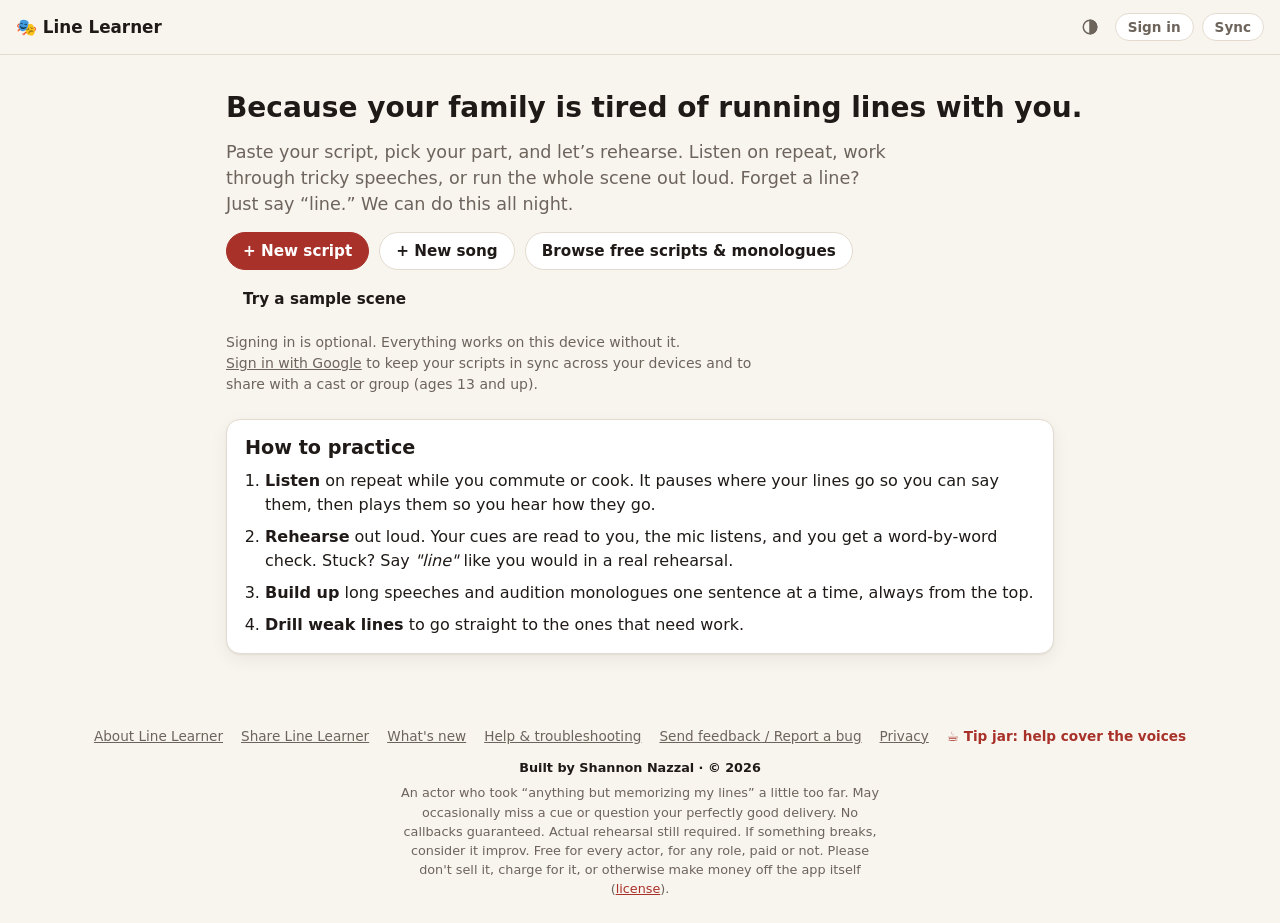
<file: index.html>
<!doctype html>
<html lang="en">
<head>
  <meta charset="utf-8">
  <meta name="viewport" content="width=device-width, initial-scale=1">
  <title>Line Learner</title>
  <link rel="icon" href="data:image/svg+xml,<svg xmlns='http://www.w3.org/2000/svg' viewBox='0 0 100 100'><text y='.9em' font-size='90'>🎭</text></svg>">
  <link rel="apple-touch-icon" href="apple-touch-icon.png">
  <meta name="apple-mobile-web-app-title" content="Line Learner">
  <link rel="manifest" href="manifest.webmanifest">
  <script>
    // Apply the saved Light/Dark choice before the page draws, so it never flashes the wrong colors.
    try { var t = localStorage.getItem('lineLearner.theme'); if (t === 'light' || t === 'dark') document.documentElement.dataset.theme = t; } catch (e) {}
  </script>
  <link rel="stylesheet" href="styles.css?v=202610212030">
</head>
<body>
  <a class="skip-link" href="#app">Skip to content</a>
  <header class="topbar">
    <button class="brand" data-action="home">🎭 Line Learner</button>
    <span id="crumb" class="crumb"></span>
    <button id="theme-btn" class="icon-btn theme-btn" data-action="theme"></button>
    <button id="group-btn" class="sync-btn" data-action="group" title="Optional: sign in with Google for groups and syncing">Sign in</button>
    <button id="sync-btn" class="sync-btn" data-action="sync-view" title="Optional: keep your scripts the same on all your devices, or download a backup">Sync</button>
  </header>
  <main id="app" tabindex="-1"></main>
  <footer class="site-footer"><span class="footer-links"><button class="link-btn" data-action="about">About Line Learner</button><button class="link-btn" data-action="share-app">Share Line Learner</button><button class="link-btn" data-action="updates">What&apos;s new</button><button class="link-btn" data-action="help">Help &amp; troubleshooting</button><button class="link-btn" data-action="feedback">Send feedback / Report a bug</button><button class="link-btn" data-action="privacy">Privacy</button><a class="tip-link" href="https://venmo.com/u/shannonnazzal" target="_blank" rel="noopener">☕ Tip jar: help cover the voices</a></span><span class="credit">Built by Shannon Nazzal · © 2026</span><span class="disclaimer">An actor who took “anything but memorizing my lines” a little too far. May occasionally miss a cue or question your perfectly good delivery. No callbacks guaranteed. Actual rehearsal still required. If something breaks, consider it improv. Free for every actor, for any role, paid or not. Please don't sell it, charge for it, or otherwise make money off the app itself (<a href="https://github.com/sqnazzal/line-learner/blob/main/LICENSE.md" target="_blank" rel="noopener">license</a>).</span></footer>
  <div id="toast" class="toast" role="status" aria-live="polite"></div>
  <script src="app.js?v=202610212030"></script>
  <script src="track.js?v=202610212030"></script>
  <script src="help.js?v=202610212030"></script>
  <script src="groups.js?v=202610212030"></script>
  <script src="plan.js?v=202610212030"></script>
  <script src="director.js?v=202610212030"></script>
  <script src="admin.js?v=202610212030"></script>
  <script src="songs.js?v=202610212030"></script>
</body>
</html>
</file>
<file: styles.css>
:root {
  --bg: #f8f4ee;
  --surface: #ffffff;
  --surface-2: #f1ebe2;
  --ink: #1f1a17;
  --muted: #6d645c;
  --border: #e3dbcf;
  --accent: #a8322a;
  --accent-ink: #ffffff;
  --accent-soft: #f8e6e1;
  --gold: #b9811b;
  --good: #2d7a4c;
  --good-soft: #e1f2e7;
  --bad: #b3361f;
  --bad-soft: #fae3dd;
  --shadow: 0 1px 2px rgba(40, 30, 20, .06), 0 6px 18px rgba(40, 30, 20, .06);
  --radius: 14px;
  --font-ui: system-ui, -apple-system, "Segoe UI", Roboto, sans-serif;
  --font-script: Georgia, "Iowan Old Style", "Times New Roman", serif;
  color-scheme: light;
}

/* Dark colors apply when the device is in dark mode (unless the app is set to Light),
   or whenever the app is set to Dark. Keep the two blocks identical. */
@media (prefers-color-scheme: dark) {
  :root:not([data-theme="light"]) {
    --bg: #141012;
    --surface: #1f1a1c;
    --surface-2: #2a2427;
    --ink: #f2ece6;
    --muted: #a99f97;
    --border: #3a3235;
    --accent: #ff7a6b;
    --accent-ink: #1a0f0e;
    --accent-soft: #3a2220;
    --gold: #e4b44f;
    --good: #5cc48a;
    --good-soft: #1d3326;
    --bad: #ff8a73;
    --bad-soft: #3d221c;
    --shadow: 0 1px 2px rgba(0, 0, 0, .3), 0 6px 18px rgba(0, 0, 0, .25);
    color-scheme: dark;
  }
}

:root[data-theme="dark"] {
  --bg: #141012;
  --surface: #1f1a1c;
  --surface-2: #2a2427;
  --ink: #f2ece6;
  --muted: #a99f97;
  --border: #3a3235;
  --accent: #ff7a6b;
  --accent-ink: #1a0f0e;
  --accent-soft: #3a2220;
  --gold: #e4b44f;
  --good: #5cc48a;
  --good-soft: #1d3326;
  --bad: #ff8a73;
  --bad-soft: #3d221c;
  --shadow: 0 1px 2px rgba(0, 0, 0, .3), 0 6px 18px rgba(0, 0, 0, .25);
  color-scheme: dark;
}

* { box-sizing: border-box; }

body {
  margin: 0;
  background: var(--bg);
  color: var(--ink);
  font: 16px/1.5 var(--font-ui);
}

h1, h2 { line-height: 1.2; margin: 0; }
h1 { font-size: clamp(1.6rem, 4vw, 2.2rem); }
h2 { font-size: 1.2rem; }
p { margin: 0; }
pre { background: var(--surface-2); padding: 12px; border-radius: 10px; white-space: pre-wrap; font-size: .9rem; }
kbd { font: .8em var(--font-ui); border: 1px solid var(--border); border-bottom-width: 2px; border-radius: 5px; padding: 0 5px; background: var(--surface); }

.topbar {
  position: sticky; top: 0; z-index: 5;
  display: flex; align-items: center; gap: 12px;
  padding: 10px 16px;
  background: color-mix(in srgb, var(--bg) 88%, transparent);
  backdrop-filter: blur(8px);
  border-bottom: 1px solid var(--border);
}
.brand { font: 700 1.05rem var(--font-ui); background: none; border: 0; color: var(--ink); cursor: pointer; padding: 4px 0; white-space: nowrap; flex-shrink: 0; }
.crumb { color: var(--muted); white-space: nowrap; overflow: hidden; text-overflow: ellipsis; min-width: 0; }
.sync-btn {
  flex-shrink: 0;
  font: 600 .85rem var(--font-ui);
  padding: 5px 12px; border-radius: 999px;
  border: 1px solid var(--border); background: var(--surface); color: var(--muted);
  cursor: pointer;
}
.sync-btn.problem { color: var(--bad); border-color: var(--bad); }
.theme-btn { margin-left: auto; width: 34px; height: 34px; flex-shrink: 0; }
.topbar { gap: 8px; }
@media (max-width: 420px) {
  .brand { font-size: .95rem; }
  .sync-btn { padding: 5px 10px; }
}
.theme-btn svg { width: 18px; height: 18px; }
.steps-list { margin: 0; padding-left: 20px; display: flex; flex-direction: column; gap: 8px; }
a { color: var(--accent); }
code { font-size: .9em; background: var(--surface-2); padding: 1px 5px; border-radius: 5px; }

main { max-width: 860px; margin: 0 auto; padding: 24px 16px 64px; }

.stack { display: flex; flex-direction: column; gap: 20px; }
.stack-sm { display: flex; flex-direction: column; gap: 12px; }
.row { display: flex; align-items: center; gap: 10px; }
.row.wrap { flex-wrap: wrap; }
.row.between { justify-content: space-between; }
.spacer { flex: 1; }
.muted { color: var(--muted); }
.small { font-size: .875rem; }
.center { text-align: center; }

.card {
  background: var(--surface);
  border: 1px solid var(--border);
  border-radius: var(--radius);
  box-shadow: var(--shadow);
  padding: 16px 18px;
}
details.card > summary { cursor: pointer; font-weight: 600; }
details.card[open] > summary { margin-bottom: 12px; }

.note {
  background: var(--accent-soft);
  border-left: 4px solid var(--accent);
  padding: 10px 14px;
  border-radius: 8px;
  font-size: .95rem;
}

/* Buttons */
.btn {
  display: inline-flex; align-items: center; gap: 6px;
  font: 600 .95rem var(--font-ui);
  padding: 9px 16px;
  border-radius: 999px;
  border: 1px solid var(--border);
  background: var(--surface);
  color: var(--ink);
  cursor: pointer;
}
.btn:hover:not(:disabled) { border-color: var(--accent); }
.btn:disabled { opacity: .45; cursor: default; }
.btn.primary { background: var(--accent); border-color: var(--accent); color: var(--accent-ink); }
.btn.ghost { background: transparent; border-color: transparent; }
.btn.ghost:hover { border-color: var(--border); }
.btn.good { background: var(--good); border-color: var(--good); color: #fff; }
.btn.bad { background: var(--bad); border-color: var(--bad); color: #fff; }
.icon-btn {
  display: inline-grid; place-items: center;
  width: 34px; height: 34px;
  border-radius: 50%;
  border: 1px solid transparent;
  background: transparent;
  color: var(--muted);
  cursor: pointer;
}
.icon-btn svg { width: 18px; height: 18px; }
.icon-btn:hover { color: var(--accent); border-color: var(--border); background: var(--surface); }
.icon-btn.rec-on { color: #fff; background: var(--bad); animation: pulse 1.2s infinite; }
:focus-visible { outline: 3px solid color-mix(in srgb, var(--accent) 55%, transparent); outline-offset: 2px; }

/* Forms */
.field { display: flex; flex-direction: column; gap: 6px; font-weight: 600; }
.field.inline { flex-direction: row; align-items: center; flex-wrap: wrap; gap: 10px; }
input:not([type]), input[type="search"], input[type="password"], input[type="number"], textarea, select {
  font: 400 1rem var(--font-ui);
  color: var(--ink);
  background: var(--surface);
  border: 1px solid var(--border);
  border-radius: 10px;
  padding: 9px 12px;
  max-width: 100%;
}
textarea { font-family: var(--font-script); line-height: 1.6; resize: vertical; width: 100%; }
.help ul { padding-left: 20px; margin: 10px 0 0; }
.help p { margin: 4px 0 8px; }

/* Library */
.hero { display: flex; flex-direction: column; gap: 14px; padding: 12px 0 4px; }
.lede { font-size: 1.1rem; color: var(--muted); max-width: 60ch; }
/* The welcome line: a big heading on phones (wrapping evenly), and one clean line on wider screens. */
.tagline { text-wrap: balance; }
@media (min-width: 700px) { .tagline { font-size: 1.75rem; white-space: nowrap; } }
.cards { list-style: none; margin: 0; padding: 0; display: grid; gap: 12px; grid-template-columns: repeat(auto-fill, minmax(240px, 1fr)); }
.script-card { width: 100%; text-align: left; font: inherit; color: inherit; cursor: pointer; display: flex; flex-direction: column; gap: 8px; }
.script-card:hover { border-color: var(--accent); }
.card-title { font-weight: 700; font-size: 1.05rem; }
.how ol { margin: 10px 0 0; padding-left: 20px; display: flex; flex-direction: column; gap: 8px; }

.bar { height: 6px; border-radius: 99px; background: var(--surface-2); overflow: hidden; flex: 1; }
.bar > div { height: 100%; background: var(--good); border-radius: inherit; transition: width .3s; }
.meter { display: flex; align-items: center; gap: 12px; }

/* Script view */
.modes { display: grid; gap: 12px; grid-template-columns: repeat(auto-fit, minmax(200px, 1fr)); }
.mode {
  display: flex; flex-direction: column; align-items: flex-start; gap: 6px;
  text-align: left; font: inherit; color: inherit;
  padding: 16px; border-radius: var(--radius);
  border: 1px solid var(--border); background: var(--surface); box-shadow: var(--shadow);
  cursor: pointer;
}
.mode svg { width: 26px; height: 26px; color: var(--accent); }
.mode b { font-size: 1.1rem; }
.mode span { color: var(--muted); font-size: .9rem; }
.mode:hover:not(:disabled) { border-color: var(--accent); }
.mode:disabled { opacity: .5; cursor: default; }

.voice-row { display: grid; grid-template-columns: minmax(80px, 140px) auto minmax(0, 1fr) auto; gap: 10px; align-items: center; margin-bottom: 8px; }
.voice-name { font-weight: 600; min-width: 0; overflow-wrap: anywhere; }
.voice-speed { grid-column: 2 / -1; display: flex; align-items: center; gap: 10px; font-size: .85rem; color: var(--muted); margin-top: -2px; }
.voice-speed input { flex: 1; min-width: 0; accent-color: var(--accent); }
.voice-speed output { min-width: 4.5em; }
.voice-style { grid-column: 2 / -1; font: 400 .9rem var(--font-ui); color: var(--ink); background: var(--surface); border: 1px solid var(--border); border-radius: 10px; padding: 7px 10px; min-width: 0; }
.ai-card { background: var(--surface-2); border-radius: 12px; padding: 14px; margin-bottom: 14px; }
.ai-card input[type="password"] { flex: 1; min-width: 0; }
.cap-input { width: 5.5em; }
.budget .bar > div { background: var(--gold); }
.check-row { display: flex; align-items: center; gap: 8px; cursor: pointer; }
.check-row input { width: 18px; height: 18px; accent-color: var(--accent); }
.link-btn { background: none; border: 0; padding: 0; color: var(--muted); text-decoration: underline; cursor: pointer; font: inherit; }
.voice-row { padding-bottom: 10px; border-bottom: 1px solid var(--border); }
.voice-row:last-of-type { border-bottom: 0; }
.voice-row select { width: 100%; }
.voices svg { vertical-align: middle; }
.small svg { width: 14px; height: 14px; vertical-align: -2px; }

.lines { list-style: none; margin: 0; padding: 0; display: flex; flex-direction: column; gap: 6px; }
.lines .sec { font-weight: 700; margin-top: 14px; padding: 6px 0; border-bottom: 2px solid var(--border); }
.lines .dir { font-family: var(--font-script); font-style: italic; color: var(--muted); padding: 4px 12px; }
.lines .out { opacity: .4; }
.ln {
  display: grid; grid-template-columns: 130px 1fr auto; gap: 12px; align-items: start;
  padding: 10px 12px; border-radius: 10px; border: 1px solid transparent;
}
.ln.mine { background: var(--accent-soft); border-color: color-mix(in srgb, var(--accent) 25%, transparent); }
.ln .who { font-weight: 700; font-size: .85rem; letter-spacing: .04em; text-transform: uppercase; padding-top: 3px; display: flex; flex-wrap: wrap; align-items: center; gap: 6px; }
.ln .txt { font-family: var(--font-script); font-size: 1.05rem; line-height: 1.55; }
.ln .tools { display: flex; gap: 2px; }
.dir { color: var(--muted); }
em.dir { font-style: italic; }
.badge { font: 600 .7rem var(--font-ui); text-transform: none; letter-spacing: 0; color: var(--gold); border: 1px solid currentColor; border-radius: 99px; padding: 0 6px; }
.dot { width: 9px; height: 9px; border-radius: 50%; display: inline-block; }
.dot.new { background: var(--border); }
.dot.solid { background: var(--good); }
.dot.close { background: var(--gold); }
.dot.weak { background: var(--bad); }

/* Player */
.mode-tag { font-weight: 600; color: var(--muted); }
.stage { display: flex; flex-direction: column; gap: 12px; min-height: 300px; }
.progress { height: 4px; background: var(--surface-2); border-radius: 99px; overflow: hidden; }
.progress > div { height: 100%; background: var(--accent); transition: width .3s; }
.context { font-family: var(--font-script); color: var(--muted); padding: 0 6px; }
.context .who, .card-head .who { font: 700 .8rem var(--font-ui); letter-spacing: .06em; text-transform: uppercase; }
.stage-card { display: flex; flex-direction: column; gap: 14px; padding: 22px; }
.card-head { display: flex; align-items: center; gap: 10px; flex-wrap: wrap; }
.script-text { font-family: var(--font-script); font-size: clamp(1.25rem, 3.2vw, 1.6rem); line-height: 1.55; }
.mine-card { border: 2px solid var(--accent); }
.section-card { text-align: center; }
.direction-card { font-family: var(--font-script); color: var(--muted); }
.done-card { text-align: center; align-items: center; }

.pill { font-size: .8rem; font-weight: 600; padding: 2px 10px; border-radius: 99px; background: var(--surface-2); color: var(--muted); }
.pill.listening { background: var(--accent); color: var(--accent-ink); animation: pulse 1.4s infinite; }
.pill.gap { background: var(--gold); color: #1a1205; }
.pill.good { background: var(--good); color: #fff; }
.pill.missed { background: var(--bad); color: #fff; }
.pill.prompting, .pill.answer { background: var(--accent-soft); color: var(--accent); }
.score { margin-left: auto; font-weight: 700; font-size: 1.1rem; }

.hit { color: var(--good); }
.miss { color: var(--bad); text-decoration: underline wavy; text-underline-offset: 4px; }
.blank { display: inline-block; height: .9em; vertical-align: -0.1em; border-bottom: 3px solid var(--muted); opacity: .5; }
.new-part { background: color-mix(in srgb, var(--gold) 18%, transparent); border-radius: 4px; }
.transcript { min-height: 1.5em; color: var(--muted); font-style: italic; }
.transcript:empty::before { content: "\00a0"; }
.typed { font-size: 1.15rem; margin-top: 8px; }
:root[data-text-size="large"] .typed { font-size: 1.35rem; }
:root[data-text-size="huge"] .typed { font-size: 1.6rem; }
.card-actions .btn svg { width: 16px; height: 16px; }

.steps { display: flex; gap: 4px; }
.step { flex: 1; height: 4px; border-radius: 99px; background: var(--surface-2); }
.step.done { background: var(--good); }
.step.now { background: var(--accent); }

.controls { display: flex; justify-content: center; align-items: center; gap: 18px; }
/* Keeps play/pause in reach when a long line pushes it down (a phone on a stand can't be scrolled mid-scene). */
.player .controls {
  position: sticky; bottom: calc(10px + env(safe-area-inset-bottom, 0px)); z-index: 4;
  align-self: center; padding: 8px 14px; border-radius: 999px;
  background: color-mix(in srgb, var(--bg) 85%, transparent); backdrop-filter: blur(8px);
}

/* Bigger words for reading at arm's length (Practice settings > Text size). */
:root[data-text-size="large"] .script-text { font-size: clamp(1.6rem, 5.4vw, 2.1rem); }
:root[data-text-size="large"] .context { font-size: 1.25rem; }
:root[data-text-size="huge"] .script-text { font-size: clamp(2rem, 7vw, 2.8rem); line-height: 1.4; }
:root[data-text-size="huge"] .context { font-size: 1.5rem; }
:root[data-text-size="huge"] .card-head .who, :root[data-text-size="huge"] .pill { font-size: 1rem; }
:root[data-text-size="large"] .lyric { font-size: 1.45rem; }
:root[data-text-size="huge"] .lyric { font-size: 1.8rem; }

.feedback textarea { width: 100%; }
.fb-thumb { max-height: 120px; max-width: 60%; border-radius: 8px; border: 1px solid var(--border); }
.fb-shot { max-width: 100%; border-radius: 8px; border: 1px solid var(--border); margin-top: 6px; }
.fb-details { white-space: pre-wrap; word-break: break-word; font-size: .8rem; background: var(--surface-2); padding: 8px 10px; border-radius: 8px; }
.fb-message { white-space: pre-wrap; margin: 0; }

.resume-card { display: flex; align-items: center; justify-content: space-between; gap: 12px; flex-wrap: wrap; }
.resume-card .btn svg { width: 16px; height: 16px; }
.ctrl {
  display: grid; place-items: center;
  width: 52px; height: 52px; border-radius: 50%;
  border: 1px solid var(--border); background: var(--surface); color: var(--ink);
  cursor: pointer;
}
.ctrl.big { width: 72px; height: 72px; background: var(--accent); border-color: var(--accent); color: var(--accent-ink); }
.ctrl.big svg { width: 28px; height: 28px; }
.ctrl:hover { border-color: var(--accent); }

.settings-grid { display: grid; gap: 14px 24px; grid-template-columns: repeat(auto-fit, minmax(240px, 1fr)); }
.settings-grid label { display: flex; flex-direction: column; gap: 6px; font-size: .9rem; font-weight: 600; }
.settings-grid label.check { flex-direction: row; align-items: center; font-weight: 400; }
.settings-grid input[type="checkbox"] { width: 18px; height: 18px; accent-color: var(--accent); }
.range { display: flex; align-items: center; gap: 10px; font-weight: 400; }
.range input { flex: 1; accent-color: var(--accent); }
.range output { min-width: 3.5em; color: var(--muted); }

.toast {
  position: fixed; left: 50%; bottom: 24px; transform: translate(-50%, 20px);
  background: var(--ink); color: var(--bg);
  padding: 10px 18px; border-radius: 16px; line-height: 1.4; text-align: center; z-index: 10;
  opacity: 0; pointer-events: none; transition: opacity .2s, transform .2s;
  width: max-content; max-width: min(520px, calc(100% - 32px));
}
.toast.show { opacity: 1; transform: translate(-50%, 0); pointer-events: auto; cursor: pointer; }
body[data-view="player"] .toast, body[data-view="sing"] .toast { bottom: calc(110px + env(safe-area-inset-bottom, 0px)); } /* above the play controls */

@keyframes pulse { 50% { opacity: .65; } }

button, .btn { touch-action: manipulation; }

/* Pages tray (photos and screenshots to read) */
.tray-status { display: flex; flex-direction: column; gap: 6px; }
.tray-status .bar { height: 10px; }
.tray-status .bar > div { background: var(--accent); }
.find summary { font-weight: 600; }
.thumbs { display: flex; flex-wrap: wrap; gap: 8px; align-items: center; }
.thumb { position: relative; margin: 0; width: 64px; }
.thumb img { width: 64px; height: 86px; object-fit: cover; border-radius: 6px; border: 1px solid var(--border); display: block; }
.thumb figcaption { position: absolute; left: 4px; bottom: 4px; font: 600 .7rem var(--font-ui); background: var(--surface); color: var(--ink); border-radius: 4px; padding: 0 4px; }
.thumb-x { position: absolute; top: -8px; right: -8px; width: 26px; height: 26px; border-radius: 50%; border: 1px solid var(--border); background: var(--surface); color: var(--ink); cursor: pointer; line-height: 1; }

.site-footer {
  display: flex; flex-direction: column; align-items: center; gap: 6px;
  text-align: center; color: var(--muted); font-size: .8rem;
  padding: 8px max(16px, env(safe-area-inset-right, 0px)) calc(24px + env(safe-area-inset-bottom, 0px)) max(16px, env(safe-area-inset-left, 0px));
}
body[data-view="sing"] .site-footer { padding-bottom: 130px; } /* clear of the player bar */
.site-footer .link-btn { font-size: .85rem; }
.tip-link { font-size: .85rem; font-weight: 600; text-decoration: none; }
.tip-link:hover { text-decoration: underline; }
.footer-links { display: flex; flex-wrap: wrap; justify-content: center; align-items: baseline; gap: 4px 18px; }
.credit { font-weight: 600; color: var(--ink); margin-top: 6px; }
.disclaimer { display: block; max-width: 60ch; line-height: 1.5; }
.account-line { max-width: 60ch; }
.help-page .segmented { flex-wrap: wrap; }
.help-topic > summary { font-size: 1.05rem; }
.help-body { line-height: 1.6; }
.help-body ul, .help-body ol { margin: 0; padding-left: 20px; display: flex; flex-direction: column; gap: 6px; }

/* Categories on Your scripts */
.cat-tabs { gap: 6px; }
.cat-head { margin: 10px 0 2px; font-size: .8rem; letter-spacing: .08em; text-transform: uppercase; color: var(--muted); }
.script-item { position: relative; display: flex; }
.script-item .script-card { padding-bottom: 46px; }
.cat-pick { position: absolute; left: 18px; bottom: 12px; font-size: .8rem; padding: 3px 8px; border-radius: 999px; max-width: calc(100% - 36px); }

/* Admin */
.admin-row { display: flex; flex-direction: column; gap: 10px; }

/* Groups */
.group-name { font-size: 1.15rem; }
.code { font-family: ui-monospace, Consolas, monospace; letter-spacing: .12em; font-size: 1.05rem; }
.group-tabs { flex-wrap: wrap; max-width: 100%; }
.share-list { list-style: none; margin: 0; padding: 0; display: flex; flex-direction: column; gap: 8px; }
.share-row { display: flex; align-items: center; justify-content: space-between; gap: 12px; flex-wrap: wrap; padding: 8px 0; border-bottom: 1px solid var(--border); }
.share-row:last-child { border-bottom: 0; }

/* Songs */
.track { display: flex; align-items: center; gap: 12px; }
.track img { border-radius: 6px; flex-shrink: 0; }
.track .lib-main { flex: 1; }
.pick-list { list-style: none; margin: 0; padding: 0; display: flex; flex-direction: column; gap: 4px; max-height: 320px; overflow-y: auto; }
.pick { width: 100%; text-align: left; font: inherit; color: inherit; background: var(--surface); border: 1px solid var(--border); border-radius: 10px; padding: 8px 12px; cursor: pointer; display: flex; flex-direction: column; gap: 2px; }
.pick:hover:not(:disabled) { border-color: var(--accent); }
.pick:disabled { opacity: .55; cursor: default; }
.pick .by { font-weight: 400; color: var(--muted); }
.sp-embed { min-height: 152px; border-radius: 12px; overflow: hidden; }
.app-player .row { align-items: center; gap: 14px; flex-wrap: nowrap; }
.app-player #app-play { min-width: 92px; justify-content: center; }
.wake { display: flex; flex-direction: column; gap: 10px; margin-top: 12px; }
a.btn { text-decoration: none; }
.lyrics { list-style: none; margin: 0; padding: 0; display: flex; flex-direction: column; gap: 2px; }
.lyric { width: 100%; text-align: left; font: 1.15rem/1.5 var(--font-script); color: var(--ink); background: none; border: 0; border-radius: 10px; padding: 8px 12px; cursor: pointer; display: flex; gap: 12px; align-items: baseline; }
.lyric .t { font: .75rem var(--font-ui); color: var(--muted); min-width: 2.6em; font-variant-numeric: tabular-nums; }
.lyrics li.past .lyric { color: var(--muted); }
.lyrics li.now .lyric { background: var(--accent-soft); color: var(--ink); font-weight: 700; }
.lyrics li.looping .lyric { outline: 2px dashed var(--accent); }
.timing { display: flex; flex-direction: column; gap: 10px; }
.sing { padding-bottom: 120px; } /* room for the player bar */
.sing-bar {
  position: fixed; left: 0; right: 0; bottom: 0; z-index: 6;
  display: flex; align-items: center; gap: 10px;
  padding: 10px max(16px, env(safe-area-inset-right, 0px)) calc(10px + env(safe-area-inset-bottom, 0px)) max(16px, env(safe-area-inset-left, 0px));
  background: color-mix(in srgb, var(--surface) 94%, transparent);
  backdrop-filter: blur(8px);
  border-top: 1px solid var(--border);
  box-shadow: 0 -4px 18px rgba(0, 0, 0, .08);
}
.sing-bar .ctrl { width: 44px; height: 44px; flex-shrink: 0; }
.sing-bar .ctrl.big { width: 56px; height: 56px; }
.bar-info { display: flex; flex-direction: column; min-width: 0; flex: 1; font-variant-numeric: tabular-nums; }
.bar-info span { white-space: nowrap; overflow: hidden; text-overflow: ellipsis; }
.bar-follow { flex-shrink: 0; }
.big-tap { padding: 16px 22px; font-size: 1.05rem; }

/* Free script library */
.segmented { display: inline-flex; border: 1px solid var(--border); border-radius: 999px; padding: 3px; background: var(--surface); }
.seg { font: 600 .9rem var(--font-ui); border: 0; background: none; color: var(--muted); padding: 7px 14px; border-radius: 999px; cursor: pointer; }
.seg.on { background: var(--accent); color: var(--accent-ink); }
.search { flex: 1 1 220px; min-width: 0; }
.chips { gap: 6px; }
.chip { font: 600 .85rem var(--font-ui); border: 1px solid var(--border); background: var(--surface); color: var(--ink); padding: 5px 12px; border-radius: 999px; cursor: pointer; }
.chip.on { border-color: var(--accent); background: var(--accent-soft); color: var(--accent); }
.chip-gap { width: 10px; }
.lib-list { list-style: none; margin: 0; padding: 0; display: flex; flex-direction: column; gap: 10px; }
.lib-card { display: flex; gap: 14px; align-items: flex-start; justify-content: space-between; }
.lib-main { display: flex; flex-direction: column; gap: 4px; min-width: 0; }
.lib-actions { display: flex; flex-direction: column; gap: 6px; flex-shrink: 0; }
.tags { gap: 6px; margin-top: 2px; }
.tag { font-size: .75rem; font-weight: 600; color: var(--muted); background: var(--surface-2); border-radius: 99px; padding: 1px 8px; }
.lib-preview { font-family: var(--font-script); line-height: 1.6; margin-top: 8px; max-height: 50vh; overflow-y: auto; }

@media (max-width: 640px) {
  .icon-btn { width: 42px; height: 42px; }
  .ln { grid-template-columns: 1fr; gap: 4px; }
  .ln .tools { justify-content: flex-end; }
  .keys { display: none; }
  .voice-row { grid-template-columns: auto minmax(0, 1fr) auto; }
  .voice-speed, .voice-style { grid-column: 1 / -1; }
  .voice-row > span { grid-column: 1 / -1; }
}

@media (prefers-reduced-motion: reduce) {
  * { animation: none !important; transition: none !important; }
}
.find-split { border: 0; border-top: 1px solid var(--border); margin: 8px 0 2px; width: 100%; }
[hidden] { display: none !important; }
.player-choice { flex-wrap: wrap; border-radius: 18px; }
/* Screen readers only: read aloud but not shown. */
.sr-only { position: absolute; width: 1px; height: 1px; padding: 0; margin: -1px; overflow: hidden; clip: rect(0 0 0 0); white-space: nowrap; border: 0; }
.skip-link { position: absolute; left: 8px; top: -60px; z-index: 100; padding: 10px 14px; border-radius: 10px; background: var(--accent); color: var(--accent-ink); }
.skip-link:focus { top: 8px; }
h1[tabindex="-1"]:focus, main:focus { outline: none; }
.parse-sample { margin: 6px 0 0; padding-left: 18px; }
#ed-preview p { margin: 0; }
#ed-preview .note ul { margin: 4px 0 0; padding-left: 18px; }
.settings-advanced { margin-top: 14px; }
.settings-advanced > summary { cursor: pointer; margin-bottom: 10px; }
.settings-grid label small { font-weight: 400; }
.help-body h2 { font-size: 1rem; margin: 14px 0 6px; }
.help-body h2:first-child { margin-top: 0; }
.segmented.wrap-seg { flex-wrap: wrap; border-radius: 18px; }
.tag.ended { background: color-mix(in srgb, var(--bad) 14%, transparent); color: var(--bad); }
.share-disclaimer { text-align: justify; hyphens: auto; -webkit-hyphens: auto; }

.about-links { margin: .4rem 0 0; padding-left: 1.2rem; }
.about-links li + li { margin-top: .4rem; }
.update-list { margin: 0; padding-left: 1.2rem; }
.update-list li + li { margin-top: .5rem; }
.ai-rights { margin: .75rem 0; }
.stack-sm > .ai-rights, .stack > .ai-rights { margin: 0; }

/* Rehearsal plan */
.plan-days { border: 0; padding: 0; margin: 0; display: flex; flex-wrap: wrap; gap: 6px 14px; }
.plan-days legend { font-weight: 600; padding: 0; margin-bottom: 6px; }
.plan-list { list-style: none; margin: 0; padding: 0; }
.plan-row { display: flex; flex-wrap: wrap; align-items: center; gap: 6px 12px; padding: 8px 0; border-top: 1px solid var(--border); }
.plan-row:last-child { border-bottom: 1px solid var(--border); }
.plan-row .plan-what { flex: 1 1 14rem; }
.plan-row .tools { display: flex; gap: 2px; margin-left: auto; }
.plan-row.done .plan-what b { text-decoration: line-through; color: var(--muted); }
.plan-row.missed .plan-what b { color: var(--muted); }

.icon-btn.on { color: var(--good); }
.plan-remind { border-top: 1px solid var(--border); padding-top: 12px; margin-top: 4px; }
.plan-remind svg { width: 16px; height: 16px; vertical-align: -3px; color: var(--good); }

/* Decluttered home and script pages */
.home-actions { align-items: flex-start; }
.more-menu > summary { list-style: none; cursor: pointer; }
.more-menu > summary::-webkit-details-marker { display: none; }
.more-menu[open] { flex-basis: 100%; display: flex; flex-direction: column; align-items: flex-start; gap: 10px; }
.setup-line { align-items: center; gap: 10px; }
.setup-line > span { font-weight: 600; }
.more-modes > summary, .plan-more > summary { cursor: pointer; font-weight: 600; color: var(--muted); padding: 4px 0; }
.more-modes[open] > summary, .plan-more[open] > summary { margin-bottom: 10px; }

/* Home for returning users: a rotating hello above the tagline */
.welcome { display: flex; flex-direction: column; gap: 2px; padding-top: 4px; }
.welcome-hi { margin: 0; color: var(--accent); font-weight: 600; }
.welcome .tagline { margin: 0; font-size: 1.35rem; }
@media (min-width: 700px) { .welcome .tagline { font-size: 1.6rem; } }

/* Admin > Reports */
.report-tiles { display: grid; gap: 10px; grid-template-columns: repeat(auto-fill, minmax(140px, 1fr)); }
.report-tile { display: flex; flex-direction: column; gap: 2px; padding: 12px; }
.report-tile b { font-size: 1.5rem; }
.report-charts { display: grid; gap: 14px; grid-template-columns: repeat(auto-fit, minmax(260px, 1fr)); }
.report-chart { margin: 0; display: flex; flex-direction: column; gap: 6px; }
.bars { display: flex; align-items: flex-end; gap: 2px; height: 110px; padding: 4px; border-bottom: 1px solid var(--border); }
.bar { flex: 1 1 0; min-width: 2px; height: var(--h); background: var(--accent); border-radius: 3px 3px 0 0; opacity: .85; }
.bars-axis { display: flex; justify-content: space-between; gap: 8px; flex-wrap: wrap; }
.report-share { list-style: none; margin: 0; padding: 0; display: grid; gap: 8px; }
.report-share li { display: grid; grid-template-columns: minmax(7rem, 12rem) 1fr auto; gap: 10px; align-items: center; }
.report-share .share-bar { height: 8px; border-radius: 4px; background: var(--accent-soft); overflow: hidden; }
.report-share .share-bar span { display: block; height: 100%; background: var(--accent); }
.table-scroll { overflow-x: auto; }
.report-table { border-collapse: collapse; width: 100%; font-size: .95rem; }
.report-table th, .report-table td { text-align: left; padding: 6px 8px; border-bottom: 1px solid var(--border); white-space: nowrap; }
.report-table td { font-variant-numeric: tabular-nums; }

/* Admin > People: one line each, tap to open */
.people-tools { display: grid; gap: 10px; grid-template-columns: 1fr 1fr; }
.people-tools .field:first-child { grid-column: 1 / -1; }
@media (min-width: 700px) { .people-tools { grid-template-columns: 2fr 1fr 1fr; } .people-tools .field:first-child { grid-column: auto; } }
.people-list { list-style: none; margin: 0; padding: 0; }
.people-list > li + li { border-top: 1px solid var(--border); }
.person > summary { display: flex; flex-wrap: wrap; align-items: baseline; justify-content: space-between; gap: 2px 12px; padding: 10px 4px; cursor: pointer; list-style: none; }
.person > summary::-webkit-details-marker { display: none; }
.person-who { display: flex; flex-wrap: wrap; align-items: baseline; gap: 2px 8px; min-width: 0; }
.person-email { overflow-wrap: anywhere; }
.person-meta { white-space: nowrap; }
.person-more { padding: 0 4px 12px; }

/* Share Line Learner: the QR code stays dark on white (what cameras read best), even in dark mode */
.share-qr img { width: min(240px, 70vw); height: auto; padding: 10px; background: #fff; border-radius: 10px; align-self: center; image-rendering: pixelated; }

/* Fixing a line while practicing: a quiet pencil at the end of the card's top row */
.card-head .fix-btn { margin-left: auto; }
.context .fix-btn { margin-left: 6px; vertical-align: middle; }
.fix-btn { opacity: .7; }
.fix-btn:hover, .fix-btn:focus-visible { opacity: 1; }
.section-card .card-head h2 { margin: 0; }

/* One sentence at a time: finished sentences fade back, the current one stands out */
.part-done { color: var(--muted); }
.part-more { font-family: var(--font-ui); white-space: nowrap; }

/* Director's mode */
.asg-card { border-left: 4px solid var(--gold); }
.asg-note { margin: 0; font-style: italic; }
.overdue { color: var(--bad); font-weight: 600; }
.asg-done { opacity: .75; }
.asg-who { list-style: none; margin: 6px 0 0; padding: 0; display: grid; gap: 4px; }
.asg-who li { display: flex; align-items: center; gap: 6px; }
.asg-who svg { width: 16px; height: 16px; color: var(--good); }
.asg-who .dot { width: 16px; height: 16px; display: inline-flex; align-items: center; justify-content: center; }
.asg-who .dot::before { content: ""; width: 6px; height: 6px; border-radius: 50%; background: var(--border); }
.asg-for { border: 0; padding: 0; margin: 0; display: grid; gap: 6px; }
.asg-for legend { font-weight: 600; margin-bottom: 4px; }
.asg-people { display: grid; gap: 4px; grid-template-columns: repeat(auto-fill, minmax(150px, 1fr)); padding-left: 24px; }
.director h3 { margin: 8px 0 0; }
.cast-bar { display: inline-block; vertical-align: middle; width: 60px; height: 8px; border-radius: 4px; background: var(--accent-soft); overflow: hidden; }
.cast-bar span { display: block; height: 100%; background: var(--good); }
.cast-table td { white-space: normal; }
.directors-manage summary { cursor: pointer; }
</file>
